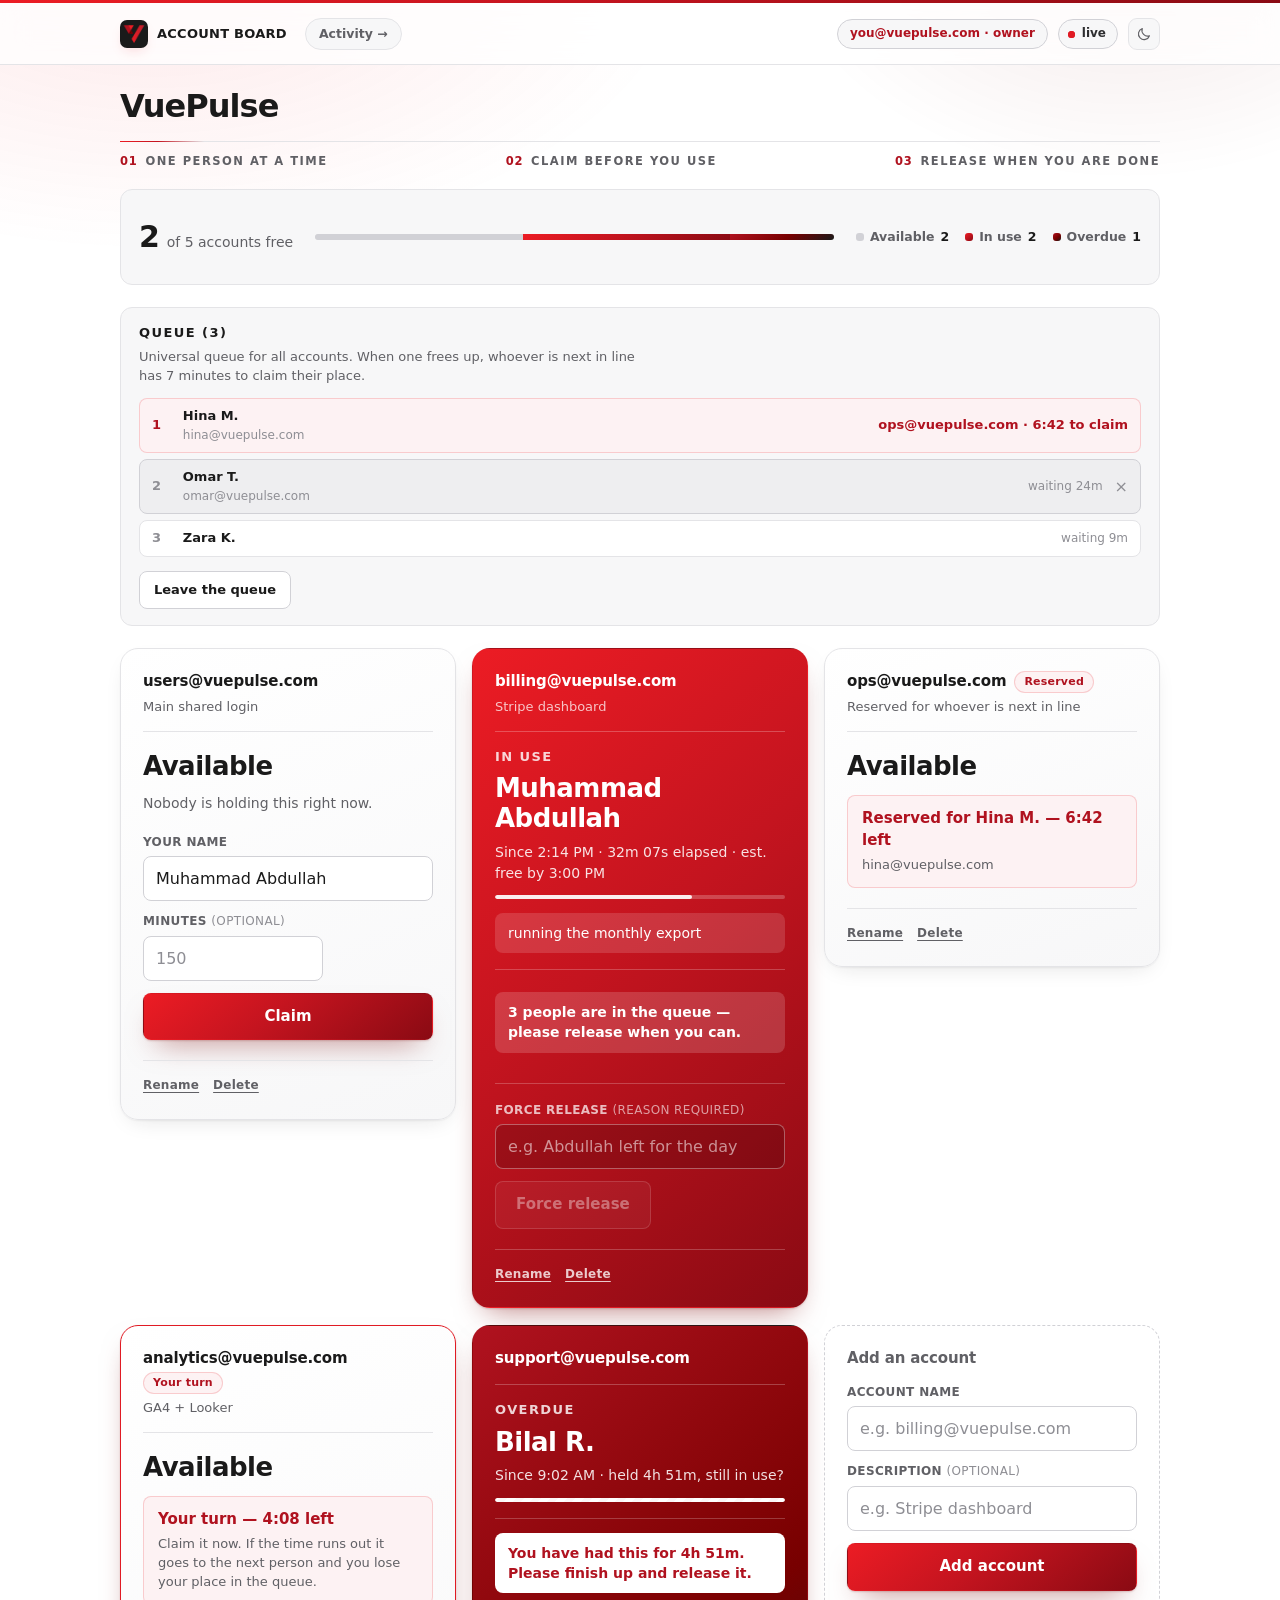
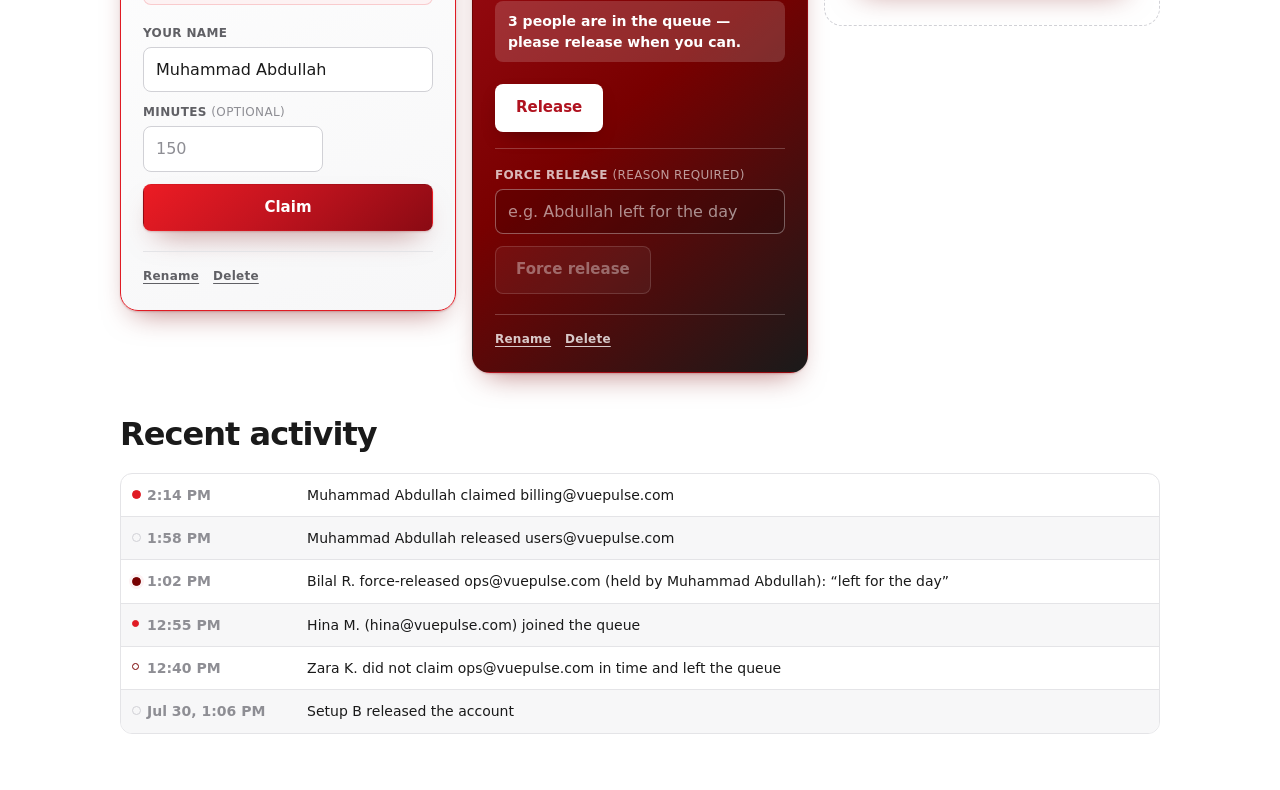
<file: preview.html>
<!doctype html>
<html lang="en">
<head>
<meta charset="utf-8">
<meta name="viewport" content="width=device-width, initial-scale=1">
<title>Board preview</title>
<meta name="color-scheme" content="light dark">
<link rel="icon" type="image/png" href="logo.png">
<script>
  try {
    var t = localStorage.getItem('account-board:theme');
    document.documentElement.dataset.theme =
      t === 'light' || t === 'dark' ? t
        : matchMedia('(prefers-color-scheme: dark)').matches ? 'dark' : 'light';
  } catch (e) {
    document.documentElement.dataset.theme = 'light';
  }
</script>
<link rel="stylesheet" href="styles.css">
</head>
<body>
<main class="shell">
  <div class="topbar">
    <div class="topbar-left">
      <div class="brand"><span class="brand-mark"></span><span class="brand-text">ACCOUNT BOARD</span></div>
      <nav class="nav"><a href="./activity.html">Activity →</a></nav>
    </div>
    <div class="topbar-right">
      <span class="who" data-admin="true">you@vuepulse.com · owner</span>
      <div class="conn" data-state="live"><span class="dot"></span><span>live</span></div>
      <button class="icon-btn" id="theme-btn" type="button" aria-label="Switch theme">
        <svg class="icon-moon" viewBox="0 0 24 24" aria-hidden="true">
          <path d="M20.2 14.6A8.5 8.5 0 0 1 9.4 3.8a8.5 8.5 0 1 0 10.8 10.8Z"/>
        </svg>
        <svg class="icon-sun" viewBox="0 0 24 24" aria-hidden="true">
          <circle cx="12" cy="12" r="4.1"/>
          <path d="M12 2.7v2.1M12 19.2v2.1M4.4 4.4l1.5 1.5M18.1 18.1l1.5 1.5M2.7 12h2.1M19.2 12h2.1M4.4 19.6l1.5-1.5M18.1 5.9l1.5-1.5"/>
        </svg>
      </button>
    </div>
  </div>
  <header class="head">
    <h1>VuePulse</h1>
    <ul class="rules" aria-label="How this board works">
      <li>One person at a time</li>
      <li>Claim before you use</li>
      <li>Release when you are done</li>
    </ul>
  </header>

  <section class="summary" data-full="false" aria-label="Board summary">
    <p class="summary-figure">
      <span class="summary-count">2</span>
      <span class="summary-of">of 5 accounts free</span>
    </p>
    <div class="meter" aria-hidden="true">
      <div class="meter-seg" data-kind="free" style="width:40%"></div>
      <div class="meter-seg" data-kind="held" style="width:40%"></div>
      <div class="meter-seg" data-kind="overdue" style="width:20%"></div>
    </div>
    <ul class="legend" aria-hidden="true">
      <li data-kind="free"><span class="swatch"></span>Available <b>2</b></li>
      <li data-kind="held"><span class="swatch"></span>In use <b>2</b></li>
      <li data-kind="overdue"><span class="swatch"></span>Overdue <b>1</b></li>
    </ul>
  </section>

  <!-- Filled from index.html's own markup by the script below, so the panel
       cannot drift from the real one either. -->
  <div id="queue-slot"></div>

  <section class="board" id="board"></section>

  <!-- Lives on activity.html now; kept here so the log line has a fixture too. -->
  <header class="head" style="margin-top:44px">
    <h1>Recent activity</h1>
  </header>
  <ul class="log" id="log-list"></ul>
</main>

<script type="module">
// Pulls the real templates out of index.html so this preview cannot drift.
const html = await (await fetch('/index.html')).text();
const doc = new DOMParser().parseFromString(html, 'text/html');
const cardTpl = doc.getElementById('card-template');
const addTpl = doc.getElementById('add-template');
const rowTpl = doc.getElementById('queue-row-template');
const board = document.getElementById('board');

/* ------------------------------------------------------------ queue panel */

// The real panel, lifted whole out of index.html and then filled by hand.
const panel = doc.getElementById('queue-panel').cloneNode(true);
panel.hidden = false;
document.getElementById('queue-slot').append(panel);

const QUEUE = [
  { name: 'Hina M.', email: 'hina@vuepulse.com', turn: 'ops@vuepulse.com · 6:42 to claim' },
  { name: 'Omar T.', email: 'omar@vuepulse.com', wait: 'waiting 24m', mine: true },
  { name: 'Zara K.', email: '', wait: 'waiting 9m' },
];

panel.querySelector('#queue-count').textContent = ` (${QUEUE.length})`;
panel.querySelector('#queue-empty').hidden = true;
panel.querySelector('#queue-leave-btn').hidden = false;
panel.querySelector('#queue-join-btn').hidden = true;

QUEUE.forEach((entry, i) => {
  const li = rowTpl.content.firstElementChild.cloneNode(true);
  const els = {};
  for (const n of li.querySelectorAll('[data-el]')) els[n.dataset.el] = n;

  els.pos.textContent = String(i + 1);
  els.name.textContent = entry.name;
  els.email.textContent = entry.email;
  els.email.hidden = !entry.email;
  els.turn.hidden = !entry.turn;
  els.turn.textContent = entry.turn || '';
  els.wait.hidden = Boolean(entry.turn);
  els.wait.textContent = entry.wait || '';
  els.remove.hidden = !entry.mine;

  li.dataset.mine = String(Boolean(entry.mine));
  li.dataset.turn = String(Boolean(entry.turn));
  panel.querySelector('#queue-list').append(li);
});

/* ----------------------------------------------------------------- cards */

const ACCOUNTS = [
  { label: 'users@vuepulse.com', desc: 'Main shared login', state: 'free' },
  { label: 'billing@vuepulse.com', desc: 'Stripe dashboard', state: 'held',
    holder: 'Muhammad Abdullah', meta: 'Since 2:14 PM · 32m 07s elapsed · est. free by 3:00 PM',
    elapsed: 68, note: 'running the monthly export',
    nudge: '3 people are in the queue — please release when you can.' },
  { label: 'ops@vuepulse.com', desc: 'Reserved for whoever is next in line',
    state: 'free', badge: 'Reserved',
    reserved: { word: 'Reserved for Hina M. — 6:42 left', sub: 'hina@vuepulse.com' } },
  { label: 'analytics@vuepulse.com', desc: 'GA4 + Looker', state: 'free',
    badge: 'Your turn', mine: true,
    reserved: {
      word: 'Your turn — 4:08 left',
      sub: 'Claim it now. If the time runs out it goes to the next person and you lose your place in the queue.',
    } },
  { label: 'support@vuepulse.com', desc: '', state: 'overdue', holder: 'Bilal R.',
    meta: 'Since 9:02 AM · held 4h 51m, still in use?', word: 'Overdue', release: true,
    elapsed: 100,
    alert: 'You have had this for 4h 51m. Please finish up and release it.',
    nudge: '3 people are in the queue — please release when you can.' },
];

for (const a of ACCOUNTS) {
  const root = cardTpl.content.firstElementChild.cloneNode(true);
  const els = {};
  for (const n of root.querySelectorAll('[data-el]')) els[n.dataset.el] = n;

  root.dataset.state = a.state;
  if (a.reserved) root.dataset.reserved = a.mine ? 'mine' : 'other';

  els.label.textContent = a.label;
  els.description.textContent = a.desc;
  els.description.hidden = !a.desc;

  els['card-badge'].hidden = !a.badge;
  els['card-badge'].textContent = a.badge || '';

  const held = a.state !== 'free';
  els['view-free'].hidden = held;
  els['view-held'].hidden = !held;

  if (held) {
    els['held-word'].textContent = a.word || 'In use';
    els.holder.textContent = a.holder;
    els['held-meta'].textContent = a.meta;
    els['held-note'].textContent = a.note || '';
    els['held-note'].hidden = !a.note;
    els['release-btn'].hidden = !a.release;
    els.timebar.hidden = typeof a.elapsed !== 'number';
    els['timebar-fill'].style.width = `${a.elapsed || 0}%`;

    els['session-alert'].hidden = !a.alert;
    els['session-alert'].textContent = a.alert || '';
    els['queue-alert'].hidden = !a.nudge;
    els['queue-alert'].textContent = a.nudge || '';
    els['card-alerts'].hidden = !a.alert && !a.nudge;
  } else {
    els.reserved.hidden = !a.reserved;
    els['free-sub'].hidden = Boolean(a.reserved);
    // Reserved for somebody else means the form is not there to click — the
    // one state where a free card offers nothing.
    els['claim-form'].hidden = Boolean(a.reserved) && !a.mine;
    if (a.reserved) {
      els['reserved-word'].textContent = a.reserved.word;
      els['reserved-sub'].textContent = a.reserved.sub;
    }
    els.name.value = 'Muhammad Abdullah';
  }

  els.admin.hidden = false;
  board.append(root);
}

board.append(addTpl.content.firstElementChild.cloneNode(true));

const LOG = [
  ['2:14 PM', 'claimed', 'Muhammad Abdullah claimed billing@vuepulse.com'],
  ['1:58 PM', 'released', 'Muhammad Abdullah released users@vuepulse.com'],
  ['1:02 PM', 'force-released', 'Bilal R. force-released ops@vuepulse.com (held by Muhammad Abdullah): “left for the day”'],
  ['12:55 PM', 'joined-queue', 'Hina M. (hina@vuepulse.com) joined the queue'],
  ['12:40 PM', 'queue-timeout', 'Zara K. did not claim ops@vuepulse.com in time and left the queue'],
  ['Jul 30, 1:06 PM', 'released', 'Setup B released the account'],
];
for (const [time, action, text] of LOG) {
  const li = document.createElement('li');
  li.dataset.action = action;
  const t = document.createElement('span');
  t.className = 'log-time';
  t.textContent = time;
  const b = document.createElement('span');
  b.className = 'log-text';
  b.textContent = text;
  li.append(t, b);
  document.getElementById('log-list').append(li);
}

// The toggle is real here too, so the preview is the thing you check both
// themes in rather than a light-only copy of the board.
const { initTheme } = await import('./theme.js');
const { initCardFx } = await import('./cardfx.js');
initTheme();
initCardFx();
</script>
</body>
</html>
</file>
<file: styles.css>
/* Account Board — red / black / white, in two themes.

   This reverses v1's "flat, no gradients, green = free" rule on purpose; the
   reasoning is in plan.md §2.1. Red is now both the brand accent and the
   in-use colour, so available reads as the absence of red rather than green.

   The v1 rule that did not change: colour is never the only signal. Every
   state also says what it is in words, so the board survives grayscale and
   colourblindness. Gradients stay on surfaces — text always sits on flat
   colour, never on a gradient mid-stop, so contrast stays checkable.

   Layout below is split in two on purpose. The hues sampled from the logo are
   constants and never move; everything a theme is allowed to change is a
   surface or an ink. Adding a third theme means filling in that second list
   and nothing else. */

/* ---------- the logo's own colours, sampled rather than picked ---------- */

/* logo.png is #EC1C24 falling to #B0121F with a #780000 shadow, on a #1A1A1A
   ground. These five values are the whole palette; the greys elsewhere are
   neutral for the same reason — a blue tint reads as off-brand next to the
   real black. */
:root {
  --red-500: #ec1c24;
  --red-600: #e01b24;  /* white text on this is 4.8:1 */
  --red-700: #c4141f;
  --red-800: #b0121f;  /* white text on this is 7.1:1 */
  --red-900: #8a0a13;
  --red-950: #780000;  /* the darkest note in the mark */
  --logo-black: #1a1a1a;

  /* Held and overdue cards are the same red surface in both themes: they are
     lit panels rather than page background, so they do not follow the theme. */
  --grad-red:  linear-gradient(140deg, #ec1c24 0%, #c4141f 45%, #8a0a13 100%);
  --grad-over: linear-gradient(140deg, #b0121f 0%, #780000 55%, #1a1a1a 100%);

  --r-sm: 8px;
  --r:    12px;
  --r-lg: 18px;

  --w: 1080px;

  /* One easing for everything that moves, so the whole page decelerates the
     same way. */
  --ease: cubic-bezier(0.2, 0.7, 0.3, 1);

  /* ---------- the pointer ---------- */

  /* A real `cursor:` rather than a div chasing the mouse. A follower is one
     frame behind the thing it is pretending to be, forever, and the only way to
     hide that is `cursor: none` — a bad trade for a shine.

     This is the second attempt. The first was a red arrow with a fat black
     outline and a white gloss down the middle, which is how a sticker is drawn,
     not how metal looks. Three things were wrong with it and are fixed here:

       * The body is not brand-coloured. Metal is grey; it borrows its colour
         from what is around it. Red belongs on the object as a reflection, not
         as the material.
       * The banding is narrow and repeated — light, dark, light, dark, across a
         range of about forty per cent luminance. Real brushed steel has many
         small tonal turns. One broad white streak reads as plastic.
       * The outline is thinner, and the specular is a hairline rather than a
         highlight. Contrast that high at this size is a cartoon.

     The brand is at the tip and nowhere else. A red line drawn down the body
     reads as a decal — a stripe someone stuck on — and at 32px it is invisible
     anyway. A glow bleeding out of the point reads as heat in the metal, and it
     survives the size, because the tip is the part of a cursor anyone actually
     looks at. The cool specular on the vertical face is what keeps it from
     going flat: warm at the point, cool along the edge.

     32px is a ceiling, not a choice: several browsers silently ignore a cursor
     image larger than that and hand back the system arrow. Each value also ends
     in a keyword, so anything that cannot decode an SVG cursor still gets a
     working pointer rather than none. */

  --cursor-arrow:
    url("data:image/svg+xml,<svg xmlns='http://www.w3.org/2000/svg' width='32' height='32' viewBox='0 0 32 32'><defs><linearGradient id='s' x1='.14' y1='0' x2='.82' y2='1'><stop offset='0' stop-color='%23585d65'/><stop offset='.16' stop-color='%232b2f35'/><stop offset='.34' stop-color='%23464b53'/><stop offset='.52' stop-color='%231f2227'/><stop offset='.73' stop-color='%233a3f46'/><stop offset='1' stop-color='%23131518'/></linearGradient><radialGradient id='h'><stop offset='0' stop-color='%23ff2b33' stop-opacity='.82'/><stop offset='.5' stop-color='%23e01b24' stop-opacity='.3'/><stop offset='1' stop-color='%23e01b24' stop-opacity='0'/></radialGradient><clipPath id='c'><path d='M3 2.6 3 24.4 8.3 19.6 11.9 27.7 16.3 25.7 12.7 17.8 19.8 17.2Z'/></clipPath></defs><path d='M3 2.6 3 24.4 8.3 19.6 11.9 27.7 16.3 25.7 12.7 17.8 19.8 17.2Z' fill='%23000' fill-opacity='.28' transform='translate(1 1.2)'/><path d='M3 2.6 3 24.4 8.3 19.6 11.9 27.7 16.3 25.7 12.7 17.8 19.8 17.2Z' fill='url(%23s)' stroke='%230b0c0e' stroke-width='1.3' stroke-linejoin='round'/><g clip-path='url(%23c)'><circle cx='4.8' cy='5.2' r='8.5' fill='url(%23h)'/></g><path d='M4.7 6.4 4.7 21.1' stroke='%23d4dae1' stroke-opacity='.6' stroke-width='.9' stroke-linecap='round'/></svg>") 3 3, auto;

  /* The same metal under more light. A pointer that does not change over a
     button has taken the hand cursor away and given nothing back — but the
     change is a brighter reflection, not a different object. */
  --cursor-arrow-hot:
    url("data:image/svg+xml,<svg xmlns='http://www.w3.org/2000/svg' width='32' height='32' viewBox='0 0 32 32'><defs><linearGradient id='s' x1='.14' y1='0' x2='.82' y2='1'><stop offset='0' stop-color='%237c838d'/><stop offset='.16' stop-color='%233b4048'/><stop offset='.34' stop-color='%23626a75'/><stop offset='.52' stop-color='%232c3037'/><stop offset='.73' stop-color='%234e555e'/><stop offset='1' stop-color='%231c1f23'/></linearGradient><radialGradient id='h'><stop offset='0' stop-color='%23ff4149' stop-opacity='.95'/><stop offset='.5' stop-color='%23ec1c24' stop-opacity='.45'/><stop offset='1' stop-color='%23ec1c24' stop-opacity='0'/></radialGradient><clipPath id='c'><path d='M3 2.6 3 24.4 8.3 19.6 11.9 27.7 16.3 25.7 12.7 17.8 19.8 17.2Z'/></clipPath></defs><path d='M3 2.6 3 24.4 8.3 19.6 11.9 27.7 16.3 25.7 12.7 17.8 19.8 17.2Z' fill='%23000' fill-opacity='.28' transform='translate(1 1.2)'/><path d='M3 2.6 3 24.4 8.3 19.6 11.9 27.7 16.3 25.7 12.7 17.8 19.8 17.2Z' fill='url(%23s)' stroke='%230b0c0e' stroke-width='1.3' stroke-linejoin='round'/><g clip-path='url(%23c)'><circle cx='5' cy='5.4' r='11' fill='url(%23h)'/></g><path d='M4.7 6.4 4.7 21.1' stroke='%23eef2f6' stroke-opacity='.82' stroke-width='.95' stroke-linecap='round'/></svg>") 3 3, pointer;

  --cursor:     var(--cursor-arrow);
  --cursor-hot: var(--cursor-arrow-hot);
}

/* ---------- light ---------- */

:root,
:root[data-theme="light"] {
  color-scheme: light;

  /* ink — the logo's black, thinning out */
  --ink:        #1a1a1a;
  --ink-2:      #2e2e30;
  --ink-soft:   #606065;
  --ink-faint:  #8e8e94;

  /* paper */
  --paper:      #ffffff;
  --paper-2:    #f7f7f8;
  --paper-3:    #eeeef0;
  --line:       #e4e4e7;
  --line-2:     #d1d1d6;

  /* the topbar's blur sits on this rather than on --paper, so what scrolls
     under it stays faintly visible */
  --paper-veil: rgba(255, 255, 255, 0.78);

  --field:      #ffffff;
  --red-ink:    #b0121f;  /* red text on paper */
  --red-wash:   #fdf2f3;
  --red-ring:   rgba(224, 27, 36, 0.18);

  --grad-free:  linear-gradient(160deg, #ffffff 0%, #f7f7f8 100%);
  --shadow:     0 1px 2px rgba(26, 26, 26, 0.05), 0 8px 24px -12px rgba(26, 26, 26, 0.18);
  --shadow-up:  0 2px 4px rgba(26, 26, 26, 0.06), 0 18px 38px -18px rgba(26, 26, 26, 0.30);
  --shadow-red: 0 1px 2px rgba(120, 0, 0, 0.20), 0 14px 30px -14px rgba(120, 0, 0, 0.55);

  --skel:    #eeeef0;
  --skel-hi: #f9f9fa;

  --card-red-edge: transparent;

  /* Paper cannot be lit any brighter, so it takes colour instead. */
  --fx-glare: radial-gradient(farthest-corner circle at var(--fx-mx, 50%) var(--fx-my, 50%),
    rgba(236, 28, 36, 0.55) 5%,
    rgba(236, 28, 36, 0.20) 26%,
    rgba(236, 28, 36, 0) 66%);
  --fx-glare-blend: normal;
  --fx-glare-max: 0.26;

  /* soft-light darkens white, so the same sheen that reads as satin on a dark
     card turns a white one grey. A seventh of it is all paper can take. */
  --fx-sheen-max: 0.07;

  /* how strongly the header's brand glow shows through */
  --glow: 0.10;
}

/* ---------- dark ---------- */

/* The mark already carries a #1a1a1a ground, so dark is the theme the logo was
   drawn for — the tile stops being a light square on a dark bar and simply
   becomes part of it. The page black is pushed a shade below the logo's so the
   cards, which sit at the logo's black, read as raised off it. */
@media (prefers-color-scheme: dark) {
  :root:not([data-theme="light"]) {
    color-scheme: dark;

    --ink:        #f4f4f5;
    --ink-2:      #dcdce0;
    --ink-soft:   #a1a1aa;
    --ink-faint:  #78787f;

    --paper:      #0e0e0f;
    --paper-2:    #17171a;
    --paper-3:    #212126;
    --line:       #2a2a2f;
    --line-2:     #3c3c43;

    --paper-veil: rgba(14, 14, 15, 0.72);

    --field:      #09090a;
    --red-ink:    #ff5f66;  /* #b0121f is unreadable here; this is 5.6:1 on --paper */
    --red-wash:   #1e1113;
    --red-ring:   rgba(236, 28, 36, 0.35);

    --grad-free:  linear-gradient(160deg, #1c1c1f 0%, #141416 100%);
    --shadow:     0 1px 2px rgba(0, 0, 0, 0.5), 0 8px 24px -12px rgba(0, 0, 0, 0.8);
    --shadow-up:  0 2px 6px rgba(0, 0, 0, 0.55), 0 20px 40px -18px rgba(0, 0, 0, 0.9);
    --shadow-red: 0 1px 2px rgba(0, 0, 0, 0.45), 0 16px 34px -14px rgba(180, 10, 25, 0.55);

    --skel:    #1d1d21;
    --skel-hi: #2a2a31;

    --card-red-edge: rgba(255, 255, 255, 0.09);

    /* A dark surface has headroom, so this is the original's white specular. */
    --fx-glare: radial-gradient(farthest-corner circle at var(--fx-mx, 50%) var(--fx-my, 50%),
      rgba(255, 255, 255, 0.8) 8%,
      rgba(255, 255, 255, 0.55) 22%,
      rgba(255, 255, 255, 0) 68%);
    --fx-glare-blend: soft-light;
    --fx-glare-max: 0.38;
    --fx-sheen-max: 0.16;

    --glow: 0.22;
  }
}

/* The explicit choice, which has to beat the media query above. Duplicated
   rather than shared because a media query cannot be `or`-ed with an attribute
   selector in plain CSS, and a preprocessor is not worth adding for one block. */
:root[data-theme="dark"] {
  color-scheme: dark;

  --ink:        #f4f4f5;
  --ink-2:      #dcdce0;
  --ink-soft:   #a1a1aa;
  --ink-faint:  #78787f;

  --paper:      #0e0e0f;
  --paper-2:    #17171a;
  --paper-3:    #212126;
  --line:       #2a2a2f;
  --line-2:     #3c3c43;

  --paper-veil: rgba(14, 14, 15, 0.72);

  --field:      #09090a;
  --red-ink:    #ff5f66;
  --red-wash:   #1e1113;
  --red-ring:   rgba(236, 28, 36, 0.35);

  --grad-free:  linear-gradient(160deg, #1c1c1f 0%, #141416 100%);
  --shadow:     0 1px 2px rgba(0, 0, 0, 0.5), 0 8px 24px -12px rgba(0, 0, 0, 0.8);
  --shadow-up:  0 2px 6px rgba(0, 0, 0, 0.55), 0 20px 40px -18px rgba(0, 0, 0, 0.9);
  --shadow-red: 0 1px 2px rgba(0, 0, 0, 0.45), 0 16px 34px -14px rgba(180, 10, 25, 0.55);

  --skel:    #1d1d21;
  --skel-hi: #2a2a31;

  --card-red-edge: rgba(255, 255, 255, 0.09);

  /* A dark surface has headroom, so this is the original's white specular. */
  --fx-glare: radial-gradient(farthest-corner circle at var(--fx-mx, 50%) var(--fx-my, 50%),
    rgba(255, 255, 255, 0.8) 8%,
    rgba(255, 255, 255, 0.55) 22%,
    rgba(255, 255, 255, 0) 68%);
  --fx-glare-blend: soft-light;
  --fx-glare-max: 0.38;
  --fx-sheen-max: 0.16;

  --glow: 0.22;
}

* { box-sizing: border-box; }

/* Several things below set `display`, which beats the browser's default
   `[hidden] { display: none }`. The pages' inline blocks say this too, but a
   stylesheet that only works next to those blocks is a trap for whoever edits
   it next — so it is stated here as well. */
[hidden] { display: none !important; }

body {
  margin: 0;
  font-family: system-ui, -apple-system, "Segoe UI", Roboto, Helvetica, Arial, sans-serif;
  font-size: 16px;
  line-height: 1.45;
  background: var(--paper);
  color: var(--ink);
  -webkit-font-smoothing: antialiased;
  cursor: var(--cursor);
}

/* Anchors have no explicit cursor of their own anywhere in this file — they
   take the hand from the browser, and the browser's hand is not this one. */
a { cursor: var(--cursor-hot); }

/* An I-beam is not decoration. It is the only thing on screen that says where
   the caret will land, and a field you cannot aim at is worse than a field with
   a boring pointer. Inherited from body without this, since the mark is set
   there and nothing in the UA sheet outranks it. */
input, textarea { cursor: text; }

/* A single hairline of brand across the very top. Cheap, and it makes the
   page feel deliberate before anything has loaded. */
body::before {
  content: "";
  position: fixed;
  inset: 0 0 auto;
  height: 3px;
  background: var(--grad-red);
  z-index: 20;
}

/* One wash of brand behind the masthead. It is the only decoration on the
   page, it is behind everything, and in light mode it is barely there — its
   whole job is to stop the top of the page reading as an empty white sheet.
   Fixed rather than absolute so it does not lengthen the document. */
body::after {
  content: "";
  position: fixed;
  inset: 0 0 auto;
  height: 420px;
  pointer-events: none;
  z-index: -1;
  background:
    radial-gradient(60% 100% at 12% -10%, rgba(236, 28, 36, var(--glow)) 0%, transparent 70%),
    radial-gradient(40% 90% at 88% -20%, rgba(120, 0, 0, var(--glow)) 0%, transparent 70%);
}

/* ---------- the background lattice ---------- */

/* grid.js appends this and draws into it; nothing else in the page touches it.
   Behind the brand wash above rather than in front, so the red glow still reads
   as the top of the page instead of as a bright patch of grid.

   Fixed and pointer-events:none for the same reasons the ripple is: a full-page
   element that could take a click would swallow every button under it, and one
   that could grow the document would put a scrollbar on a page that fits.

   The attribute width/height are set in device pixels for sharpness on a retina
   screen; these two lines are what map that back down to one viewport. */
.grid-bg {
  position: fixed;
  inset: 0;
  z-index: -2;
  width: 100%;
  height: 100%;
  pointer-events: none;
}

.shell {
  max-width: var(--w);
  margin: 0 auto;
  padding: 28px 20px 56px;
}

/* ---------- top bar ---------- */

/* Sticky, because the connection pill is the one thing on this page that is
   worth knowing at any scroll position — a stale board that looks live is the
   failure this whole indicator exists to prevent.

   The negative margins pull it out to the shell's padding edges; the veil
   behind it goes further still, out past the viewport, because a blurred band
   that stops at the 1080px column reads as a floating rectangle rather than as
   the top of the page. */
.topbar {
  position: sticky;
  top: 0;
  z-index: 8;
  display: flex;
  flex-wrap: wrap;
  align-items: center;
  justify-content: space-between;
  gap: 12px;
  margin: -28px -20px 24px;
  padding: 18px 20px 15px;
}

.topbar::before {
  content: "";
  position: absolute;
  inset: 0 -50vw;  /* wider than any viewport; the clip below eats the overflow */
  z-index: -1;
  background: var(--paper-veil);
  backdrop-filter: blur(14px) saturate(160%);
  -webkit-backdrop-filter: blur(14px) saturate(160%);
  border-bottom: 1px solid var(--line);
}

/* The veil above deliberately overhangs the viewport, so something has to eat
   the overhang or the page gains a sideways scroll.

   `clip` rather than `hidden`: `hidden` would turn these into scroll
   containers, and the bar above would stop sticking. Both elements are needed
   — <html> stops its own overflow from propagating to the viewport, and it is
   <body>'s box, exactly one viewport wide, that does the actual clipping. */
html, body { overflow-x: clip; }

/* Safari only learned `overflow: clip` in 16. Without it the overhang above is
   a real sideways scroll, so on anything older the veil goes back to the width
   of the column — narrower than intended, but nothing is broken. */
@supports not (overflow: clip) {
  .topbar::before { inset: 0; }
}

/* Without a blur to hide behind, a translucent bar just makes the text under
   it unreadable. */
@supports not ((backdrop-filter: blur(1px)) or (-webkit-backdrop-filter: blur(1px))) {
  .topbar::before { background: var(--paper); }
}

.topbar-left {
  display: flex;
  align-items: center;
  gap: 18px;
  min-width: 0;
}

.brand {
  display: flex;
  align-items: center;
  gap: 9px;
  flex: none;
  font-size: 13px;
  font-weight: 700;
  letter-spacing: 0.02em;
  white-space: nowrap;
}

/* Three small pages pointing at each other. Shaped like a button rather than
   an inline text link, so "how do I get back" has an obvious answer instead
   of relying on someone noticing plain text in the corner. */
.nav { display: flex; align-items: center; gap: 6px; }

.nav a {
  display: inline-flex;
  align-items: center;
  font-size: 12.5px;
  font-weight: 650;
  color: var(--ink-soft);
  text-decoration: none;
  white-space: nowrap;
  padding: 6px 13px;
  border: 1px solid var(--line);
  border-radius: 999px;
  background: var(--paper-2);
  transition: color 140ms var(--ease), border-color 140ms var(--ease),
              background 140ms var(--ease), transform 140ms var(--ease);
}

.nav a:hover {
  color: var(--red-ink);
  border-color: var(--line-2);
  background: var(--paper-3);
  transform: translateY(-1px);
}

.nav a:active { transform: translateY(0); }

.nav a:focus-visible {
  outline: 2px solid var(--ink);
  outline-offset: 2px;
}

/* The mark itself rather than a red square. logo.png is square and carries its
   own dark ground, so it fills the tile — big enough to read as a V next to
   13px type, which 22px was not. */
.brand-mark {
  width: 28px;
  height: 28px;
  flex: none;
  border-radius: 7px;
  background: var(--logo-black) url("logo.png") center / cover no-repeat;
  box-shadow: 0 0 0 1px rgba(255, 255, 255, 0.06), 0 6px 16px -10px rgba(224, 27, 36, 0.9);
  transition: transform 220ms var(--ease), box-shadow 220ms var(--ease);
}

.brand:hover .brand-mark {
  transform: translateY(-1px) scale(1.04);
  box-shadow: 0 0 0 1px rgba(255, 255, 255, 0.08), 0 10px 22px -10px rgba(224, 27, 36, 1);
}

.topbar-right {
  display: flex;
  align-items: center;
  gap: 10px;
  min-width: 0;
}

/* Who Cloudflare Access says you are. Proof the gate is working, and the only
   place the owner's extra powers are announced.
   Same pill chrome as .conn next to it, so the two read as one matched status
   cluster rather than a bare string sitting next to a shaped chip. */
.who {
  padding: 5px 12px;
  border: 1px solid var(--line);
  border-radius: 999px;
  background: var(--paper-2);
  font-size: 12px;
  font-weight: 600;
  color: var(--ink-faint);
  white-space: nowrap;
  overflow: hidden;
  text-overflow: ellipsis;
  max-width: 34ch;
  min-width: 0; /* without this a flex item refuses to shrink below its text */
  transition: color 200ms var(--ease), border-color 200ms var(--ease);
}

.who[data-admin="true"] { color: var(--red-ink); border-color: var(--line-2); }

/* ---------- theme toggle ---------- */

/* Two icons stacked in one button, swapped by the theme rather than by a
   click handler — so the button is right even when the theme came from the
   operating system and nobody has clicked anything. */
.icon-btn {
  display: grid;
  place-items: center;
  flex: none;
  width: 32px;
  height: 32px;
  padding: 0;
  border: 1px solid var(--line);
  border-radius: 9px;
  background: var(--paper-2);
  color: var(--ink-soft);
  cursor: var(--cursor-hot);
  transition: color 140ms var(--ease), border-color 140ms var(--ease),
              background 140ms var(--ease), transform 140ms var(--ease);
}

.icon-btn:hover {
  color: var(--red-ink);
  border-color: var(--line-2);
  transform: translateY(-1px);
}

.icon-btn:active { transform: translateY(0); }

.icon-btn:focus-visible {
  outline: 2px solid var(--ink);
  outline-offset: 2px;
}

.icon-btn svg {
  width: 16px;
  height: 16px;
  grid-area: 1 / 1;
  stroke: currentColor;
  fill: none;
  stroke-width: 1.7;
  stroke-linecap: round;
  stroke-linejoin: round;
  transition: opacity 200ms var(--ease), transform 300ms var(--ease);
}

/* The icon names the theme you would get by pressing it, not the one you are
   in — a moon on a dark page reads as "you are in the dark theme" to about
   half of people and as "press for dark" to the other half, and only one of
   those is actionable. */
.icon-moon { opacity: 1;  transform: rotate(0); }
.icon-sun  { opacity: 0;  transform: rotate(-90deg); }

@media (prefers-color-scheme: dark) {
  :root:not([data-theme="light"]) .icon-moon { opacity: 0; transform: rotate(90deg); }
  :root:not([data-theme="light"]) .icon-sun  { opacity: 1; transform: rotate(0); }
}

:root[data-theme="dark"] .icon-moon { opacity: 0; transform: rotate(90deg); }
:root[data-theme="dark"] .icon-sun  { opacity: 1; transform: rotate(0); }

:root[data-theme="light"] .icon-moon { opacity: 1; transform: rotate(0); }
:root[data-theme="light"] .icon-sun  { opacity: 0; transform: rotate(-90deg); }

/* ---------- connection indicator ---------- */

.conn {
  display: flex;
  align-items: center;
  gap: 7px;
  flex: none;
  padding: 5px 11px 5px 9px;
  border: 1px solid var(--line);
  border-radius: 999px;
  background: var(--paper-2);
  font-size: 12px;
  font-weight: 600;
  color: var(--ink-soft);
  white-space: nowrap;
  transition: color 200ms var(--ease), border-color 200ms var(--ease);
}

.conn .dot {
  position: relative;
  width: 7px;
  height: 7px;
  border-radius: 50%;
  background: var(--ink-faint);
  transition: background 200ms var(--ease);
}

.conn[data-state="live"] .dot     { background: var(--red-600); }
.conn[data-state="live"]          { color: var(--ink-2); border-color: var(--line-2); }
.conn[data-state="offline"] .dot  { background: var(--ink); }
.conn[data-state="offline"]       { color: var(--ink); border-color: var(--ink-2); }

/* A heartbeat, so "live" is something the page keeps proving rather than
   something it claimed once on load. Only on the live state — a pulsing dot
   next to "reconnecting…" would be a lie told twice. */
.conn[data-state="live"] .dot::after {
  content: "";
  position: absolute;
  inset: 0;
  border-radius: 50%;
  background: var(--red-600);
  animation: ping 2.4s var(--ease) infinite;
}

@keyframes ping {
  0%        { transform: scale(1);   opacity: 0.55; }
  70%, 100% { transform: scale(3.2); opacity: 0; }
}

/* Connecting is genuinely in progress, so it gets the other kind of motion. */
.conn[data-state="connecting"] .dot { animation: breathe 1.6s ease-in-out infinite; }

@keyframes breathe {
  0%, 100% { opacity: 0.35; }
  50%      { opacity: 1; }
}

/* ---------- page header ---------- */

.head { margin-bottom: 20px; }

h1 {
  margin: 0;
  font-size: 32px;
  line-height: 1.12;
  font-weight: 750;
  letter-spacing: -0.03em;
  overflow-wrap: anywhere;
}

/* Prose under a title. The board's masthead uses .rules instead — this is for
   pages whose subtitle is a real sentence, like the activity log's. */
.sub {
  margin: 8px 0 0;
  font-size: 14px;
  color: var(--ink-soft);
  max-width: 46ch;
}

/* ---------- the masthead rule line ---------- */

/* The board runs on three rules, and they used to be one sentence of prose
   sitting in the wordmark's shadow — read once on the first visit and skipped
   forever after. As three tracked beats spread along a hairline they stop
   being a paragraph and become the page's masthead rule: the same uppercase
   label voice as the card states and the field labels, at a width that fills
   the row the short wordmark leaves empty.

   Spread rather than left-packed, so the line ends where the summary strip
   below it ends and the two read as one edge. */
.rules {
  position: relative;
  display: flex;
  flex-wrap: wrap;
  justify-content: space-between;
  gap: 8px 28px;
  margin: 16px 0 0;
  padding: 12px 0 0;  /* the 0 also drops the list's default 40px indent */
  list-style: none;
  counter-reset: rule;
  font-size: 11.5px;
  font-weight: 650;
  line-height: 1.4;
  letter-spacing: 0.13em;
  text-transform: uppercase;
  color: var(--ink-soft);
}

/* Spread across a 1080px column, three unnumbered fragments read as three
   columns of a table that lost its header. The numerals are what make the
   distance deliberate: they say sequence, which is what the three rules are.
   Red, because they are the only thing on this line that is not text. */
/* Staggered on the same curve as the cards, so the header arrives as part of
   the same sequence rather than ahead of it. */
.rules li {
  display: flex;
  align-items: baseline;
  gap: 8px;
  animation: ruleIn 460ms var(--ease) both;
}

.rules li:nth-child(1) { animation-delay: 90ms; }
.rules li:nth-child(2) { animation-delay: 170ms; }
.rules li:nth-child(3) { animation-delay: 250ms; }

@keyframes ruleIn {
  from { opacity: 0; transform: translateY(6px); }
  to   { opacity: 1; transform: none; }
}

.rules li::before {
  counter-increment: rule;
  content: counter(rule, decimal-leading-zero);
  color: var(--red-ink);
  font-variant-numeric: tabular-nums;
  letter-spacing: 0.06em;
}

/* The hairline the beats hang from. */
.rules::before {
  content: "";
  position: absolute;
  inset: 0 0 auto;
  height: 1px;
  background: var(--line);
}

/* One brand segment drawn over the hairline's left end, echoing the 3px of red
   pinned across the very top of the page. It draws itself in on load, which is
   the only motion this line has that the beats do not.

   Its own gradient rather than --grad-red: that one runs at 140°, which in a
   box one pixel tall samples a single dark slice of itself and disappears
   against the dark theme. This one runs along the segment and dies out at the
   far end, so the red reads as bleeding into the hairline rather than as a
   dash sitting on top of it. */
.rules::after {
  content: "";
  position: absolute;
  top: 0;
  left: 0;
  height: 1px;
  /* Stated here as well as in the keyframes, because the reduced-motion block
     at the foot of this file switches every animation off — and a segment that
     only ever gets its width from a keyframe would vanish with it. */
  width: 84px;
  background: linear-gradient(90deg, var(--red-500) 0%, var(--red-700) 45%, transparent 100%);
  animation: ruleDraw 700ms var(--ease) both;
}

@keyframes ruleDraw {
  from { width: 0; }
  to   { width: 84px; }
}

/* ---------- summary strip ---------- */

/* The board answers "is this one free?" a card at a time. This answers "is
   anything free?" before you have read a single card, which is the question
   people actually walk up to it with. Hidden entirely below two accounts,
   where the cards already are the summary. */
.summary {
  display: flex;
  flex-wrap: wrap;
  align-items: center;
  gap: 14px 22px;
  margin-bottom: 22px;
  padding: 16px 18px;
  border: 1px solid var(--line);
  border-radius: var(--r);
  background: var(--paper-2);
}

.summary-figure {
  display: flex;
  align-items: baseline;
  gap: 8px;
  flex: none;
}

.summary-count {
  font-size: 30px;
  line-height: 1;
  font-weight: 750;
  letter-spacing: -0.04em;
  font-variant-numeric: tabular-nums;
}

/* Nothing free is the one state worth colouring, and it is the same red that
   means "in use" everywhere else on the page. */
.summary[data-full="true"] .summary-count { color: var(--red-ink); }

.summary-of {
  font-size: 14px;
  color: var(--ink-soft);
}

.meter {
  display: flex;
  flex: 1 1 220px;
  min-width: 160px;
  height: 6px;
  border-radius: 999px;
  overflow: hidden;
  background: var(--paper-3);
}

/* Widths are set from app.js as percentages; the transition is what makes a
   release read as movement instead of a redraw. */
.meter-seg {
  min-width: 0;
  transition: width 480ms var(--ease);
}

.meter-seg[data-kind="free"]    { background: var(--line-2); }
.meter-seg[data-kind="held"]    { background: var(--grad-red); }
.meter-seg[data-kind="overdue"] { background: var(--grad-over); }

.legend {
  display: flex;
  flex-wrap: wrap;
  gap: 4px 16px;
  margin: 0;
  padding: 0;
  list-style: none;
  flex: none;
  font-size: 12.5px;
  font-weight: 600;
  color: var(--ink-soft);
}

.legend li {
  display: inline-flex;
  align-items: center;
  gap: 6px;
  white-space: nowrap;
}

.legend .swatch {
  width: 8px;
  height: 8px;
  border-radius: 3px;
  flex: none;
}

.legend [data-kind="free"] .swatch    { background: var(--line-2); }
.legend [data-kind="held"] .swatch    { background: var(--grad-red); }
.legend [data-kind="overdue"] .swatch { background: var(--grad-over); }

.legend b {
  color: var(--ink);
  font-variant-numeric: tabular-nums;
}

/* ---------- setup / error banner ---------- */

.banner {
  border: 1px solid var(--line-2);
  border-left: 4px solid var(--red-600);
  background: var(--red-wash);
  color: var(--ink);
  border-radius: var(--r-sm);
  padding: 13px 15px;
  margin-bottom: 18px;
  font-size: 14px;
}

.banner strong { display: block; margin-bottom: 3px; color: var(--red-ink); }
.banner p { margin: 0; overflow-wrap: anywhere; }

/* ---------- the board ---------- */

/* auto-fill rather than auto-fit: with one account a lone card should stay
   card-width, not stretch across the whole page like a banner. */
/* min(310px, 100%) rather than a bare 310px: below ~340px the track would
   otherwise stay 310px wide inside a narrower container and push the whole
   page into a horizontal scroll. */
.board {
  display: grid;
  grid-template-columns: repeat(auto-fill, minmax(min(310px, 100%), 1fr));
  gap: 16px;
  align-items: start;
}

.board-empty {
  margin: 18px 2px 0;
  font-size: 14px;
  color: var(--ink-faint);
}

/* ---------- status card ---------- */

.card {
  position: relative;
  overflow: hidden;
  display: flex;
  flex-direction: column;
  border: 1px solid var(--line);
  border-radius: var(--r-lg);
  padding: 22px;
  background: var(--grad-free);
  box-shadow: var(--shadow);
  transform: perspective(760px)
             rotateX(var(--fx-rx, 0deg))
             rotateY(var(--fx-ry, 0deg))
             translateY(var(--fx-lift, 0px));
  transition: opacity 140ms linear,
              transform var(--fx-tilt-ms, 260ms) var(--ease),
              box-shadow 260ms var(--ease),
              border-color 260ms var(--ease),
              --fx-start 900ms cubic-bezier(0.16, 1, 0.3, 1);
}

/* A card full of form fields must not move while somebody is aiming at one of
   them. The moment focus lands inside, the tilt goes flat and stays flat —
   everything else about the effect keeps working. */
.card:focus-within {
  --fx-rx: 0deg;
  --fx-ry: 0deg;
}

/* Only where a pointer can actually hover: on a phone this rule would fire on
   tap and leave the card stuck in its raised state. */
@media (hover: hover) {
  .card:hover {
    --fx-lift: -3px;
    box-shadow: var(--shadow-up);
  }

  .card[data-state="held"]:hover,
  .card[data-state="overdue"]:hover { box-shadow: var(--shadow-red), var(--shadow-up); }
}

/* The card slides in once, when it is first appended. app.js staggers them by
   setting --i, so a board of five arrives as a sequence rather than a jump. */
.card-enter {
  animation: cardIn 420ms var(--ease) both;
  animation-delay: calc(var(--i, 0) * 55ms);
}

@keyframes cardIn {
  from { opacity: 0; transform: translateY(10px) scale(0.985); }
  to   { opacity: 1; transform: none; }
}

/* An account changing hands is the only event this page exists to report, and
   it can happen while you are looking somewhere else on the board. The ring
   catches the eye without moving anything. */
.card-changed::after {
  content: "";
  position: absolute;
  inset: 0;
  border-radius: inherit;
  pointer-events: none;
  animation: changed 900ms var(--ease) both;
}

@keyframes changed {
  from { box-shadow: inset 0 0 0 2px var(--red-600); opacity: 1; }
  to   { box-shadow: inset 0 0 0 2px var(--red-600); opacity: 0; }
}

.card-head {
  display: flex;
  align-items: center;
  flex-wrap: wrap;
  column-gap: 8px;
  row-gap: 2px;
  padding-bottom: 14px;
  margin-bottom: 16px;
  border-bottom: 1px solid var(--line);
}

.card[data-state="held"] .card-head,
.card[data-state="overdue"] .card-head { border-bottom-color: rgba(255, 255, 255, 0.24); }

.card-label {
  margin: 0;
  font-size: 15px;
  font-weight: 700;
  letter-spacing: -0.01em;
  overflow-wrap: anywhere;
}

/* Visible at a glance without reading the card — the one thing worth knowing
   before you even reach the state word. It only ever says "Reserved" or "Your
   turn" now; who is waiting moved to the board's own queue panel, because with
   one queue for the whole board that is not a per-card fact. */
.card-badge {
  display: inline-flex;
  align-items: center;
  padding: 2px 9px;
  border-radius: 999px;
  font-size: 11px;
  font-weight: 700;
  letter-spacing: 0.02em;
  color: var(--red-ink);
  background: var(--red-wash);
  border: 1px solid var(--red-ring);
}

.card[data-state="held"] .card-badge,
.card[data-state="overdue"] .card-badge {
  color: #fff;
  background: rgba(255, 255, 255, 0.18);
  border-color: rgba(255, 255, 255, 0.35);
}

.card-desc {
  flex: 1 1 100%;
  margin: 3px 0 0;
  font-size: 13px;
  color: var(--ink-soft);
  overflow-wrap: anywhere;
}

.card[data-state="held"] .card-desc,
.card[data-state="overdue"] .card-desc { color: rgba(255, 255, 255, 0.75); }

/* The edge is a theme's problem, not the card's. On paper a red card cuts its
   own outline and a border would only muddy it; on the dark theme the overdue
   gradient ends at the logo's black, which is a shade off the page's — so
   without a hairline the bottom of that card simply stops existing. */
.card[data-state="held"],
.card[data-state="overdue"] {
  border-color: var(--card-red-edge);
  color: #fff;
  box-shadow: var(--shadow-red);
}

.card[data-state="held"]    { background: var(--grad-red); }
.card[data-state="overdue"] { background: var(--grad-over); }

/* A stale reading must look stale. */
.card[data-stale="true"] { opacity: 0.4; }

.state-word {
  margin: 0;
  font-size: 13px;
  font-weight: 700;
  letter-spacing: 0.11em;
  text-transform: uppercase;
  color: var(--red-ink);
}

.card[data-state="held"] .state-word,
.card[data-state="overdue"] .state-word { color: rgba(255, 255, 255, 0.82); }

.state-word.muted { color: var(--ink-faint); }

/* The free card leads with the word instead of a holder's name. */
.state-word.state-big {
  font-size: 26px;
  letter-spacing: -0.02em;
  text-transform: none;
  color: var(--ink);
}

.holder {
  margin: 8px 0 0;
  font-size: 26px;
  line-height: 1.15;
  font-weight: 700;
  letter-spacing: -0.02em;
  overflow-wrap: anywhere;
}

.state-sub {
  margin: 8px 0 0;
  font-size: 14px;
  color: var(--ink-soft);
  font-variant-numeric: tabular-nums;
}

.card[data-state="held"] .state-sub,
.card[data-state="overdue"] .state-sub { color: rgba(255, 255, 255, 0.88); }

.held-note {
  margin: 14px 0 0;
  padding: 10px 13px;
  border-radius: var(--r-sm);
  background: rgba(255, 255, 255, 0.14);
  font-size: 14px;
  overflow-wrap: anywhere;
}

.muted { color: var(--ink-faint); font-weight: 500; }

/* ---------- card effects: sheen, glare, edge glow ---------- */

/* Ported from Aceternity's glare-card and glowing-effect. Both are React plus
   Tailwind plus framer-motion, so what crossed over is the behaviour and the
   maths, not the code. Two things were changed rather than translated, and both
   were deliberate:

     * The holographic rainbow is gone. glare-card's foil cycles red, yellow,
       green, cyan, blue and violet through three blend modes. On a board with
       exactly one hue that would be the loudest thing on the page, and the
       brief was to keep these in the palette. The foil here is brushed steel
       with the logo's black — the same material the pointer is cut from.
     * The lit layers sit *under* the card's content. The original glazes the
       whole card, text included. The rule at the top of this file says text
       always sits on flat colour so contrast stays checkable, and a specular
       sweeping across a form label breaks it. Lighting the surface and leaving
       the type alone keeps the effect and the rule.

   Everything here is driven by custom properties that cardfx.js writes to the
   hovered card, and only to the hovered card — so a board of twelve repaints
   one, not twelve. */

/* Registered so the glow's angle can be interpolated. Left unregistered, a
   custom property is just a string: the arc would jump to each new pointer
   position instead of swinging round to it, which is the whole effect. */
@property --fx-start {
  syntax: "<number>";
  inherits: true;
  initial-value: 0;
}

.card-fx {
  position: absolute;
  inset: 0;
  z-index: 0;
  overflow: hidden;
  border-radius: inherit;
  pointer-events: none;
}

/* What the card actually says, lifted above the light. Positioned children
   would otherwise paint under it — .card-fx is absolute and they are not. */
.card > *:not(.card-fx):not(.fx-glow) {
  position: relative;
  z-index: 1;
}

.card-fx > span {
  position: absolute;
  inset: 0;
  display: block;
  opacity: 0;
  transition: opacity 260ms var(--ease);
}

/* Only where a pointer can hover. On a phone these would light up on tap and
   stay lit, which is worse than never lighting at all. */
@media (hover: hover) {
  .card:hover .fx-sheen { opacity: var(--fx-sheen-max); }
  .card:hover .fx-glare { opacity: var(--fx-glare-max); }
}

/* glare-card's --diagonal, recoloured and considerably quieter. Three times the
   card's size and offset by the pointer, so the bands travel across the surface
   as you move rather than sitting still and merely brightening.

   Two departures from the original, both found by looking at it: its bands
   repeat every 12% of a 300% backdrop, which at card size is close ribbing —
   handsome on a 320px showcase tile, corduroy on something you have to read
   through. And `overlay` against a near-black card lifts it to mid grey, which
   is not a sheen, it is a different card. Wider bands, and soft-light. */
.fx-sheen {
  background:
    repeating-linear-gradient(128deg,
      #1a1a1a 0%,
      #8d949c 5.5%,
      #d7dde3 7%,
      #8d949c 8.5%,
      #1a1a1a 16%,
      #1a1a1a 20%)
    var(--fx-bx, 50%) var(--fx-by, 50%) / 300% no-repeat;
  mix-blend-mode: soft-light;
}

/* glare-card's specular: a radial that sits wherever the pointer is.
   Unchanged in shape, but it had to become two different things.

   The original is white on soft-light, which is right on a dark surface and
   does precisely nothing on a white one — soft-light white over white paper is
   a no-op, so the whole effect vanished in the light theme. There is no such
   thing as a highlight on paper that is already at maximum; the only way a pale
   card can answer a pointer is to take colour. So on paper the glare is a wash
   of brand red instead, and the held cards — which are red in both themes and
   have somewhere to go — keep the white. */
.fx-glare {
  background: var(--fx-glare);
  mix-blend-mode: var(--fx-glare-blend);
}

.card[data-state="held"],
.card[data-state="overdue"] {
  --fx-glare: radial-gradient(farthest-corner circle at var(--fx-mx, 50%) var(--fx-my, 50%),
    rgba(255, 255, 255, 0.8) 8%,
    rgba(255, 255, 255, 0.55) 22%,
    rgba(255, 255, 255, 0) 68%);
  --fx-glare-blend: soft-light;
  --fx-glare-max: 0.38;
  --fx-sheen-max: 0.16;
}

/* glowing-effect, rebuilt rather than copied. The original paints a gradient
   over the whole card and then masks it down to a border ring with a
   three-layer mask-composite stack. Here the arc *is* the gradient, which
   leaves only the ring to mask — and that is the classic content-box/border-box
   exclude, a decade older and supported everywhere this runs. */
.fx-glow {
  position: absolute;
  inset: 0;
  z-index: 2;
  padding: 1.4px;
  border-radius: inherit;
  pointer-events: none;
  opacity: var(--fx-active, 0);
  transition: opacity 300ms var(--ease);
  background: conic-gradient(
    from calc((var(--fx-start) - var(--fx-spread, 26)) * 1deg),
    transparent 0deg,
    var(--red-800) calc(var(--fx-spread, 26) * 0.45deg),
    #ff8a8f calc(var(--fx-spread, 26) * 1deg),
    var(--red-500) calc(var(--fx-spread, 26) * 1.55deg),
    transparent calc(var(--fx-spread, 26) * 2deg));
  -webkit-mask: linear-gradient(#fff, #fff) content-box, linear-gradient(#fff, #fff);
  -webkit-mask-composite: xor;
  mask: linear-gradient(#fff, #fff) content-box, linear-gradient(#fff, #fff);
  mask-composite: exclude;
}

/* A red edge on a red card is not an edge. The same arc in white reads as the
   light source travelling round it. */
.card[data-state="held"] .fx-glow,
.card[data-state="overdue"] .fx-glow {
  background: conic-gradient(
    from calc((var(--fx-start) - var(--fx-spread, 26)) * 1deg),
    transparent 0deg,
    rgba(255, 255, 255, 0.45) calc(var(--fx-spread, 26) * 0.45deg),
    #ffffff calc(var(--fx-spread, 26) * 1deg),
    rgba(255, 255, 255, 0.45) calc(var(--fx-spread, 26) * 1.55deg),
    transparent calc(var(--fx-spread, 26) * 2deg));
}

/* ---------- time bar ---------- */

/* The same numbers held-meta already spells out, as a shape. Nothing here is
   information the sentence above it does not carry, which is why it is
   aria-hidden: it is for the glance across the room, not the screen reader. */
.timebar {
  height: 4px;
  margin-top: 12px;
  border-radius: 999px;
  overflow: hidden;
  background: rgba(255, 255, 255, 0.22);
}

.timebar-fill {
  height: 100%;
  width: 0;
  border-radius: inherit;
  background: rgba(255, 255, 255, 0.9);
  transition: width 700ms var(--ease);
}

/* Full, and visibly still running. The stripes are the only thing on the board
   that moves on its own, which is the point — an overdue account should be
   slightly annoying to look at. */
.card[data-state="overdue"] .timebar-fill {
  background-image: repeating-linear-gradient(
    -45deg,
    rgba(255, 255, 255, 0.95) 0 6px,
    rgba(255, 255, 255, 0.55) 6px 12px
  );
  background-size: 17px 100%;
  animation: stripes 900ms linear infinite;
}

@keyframes stripes {
  to { background-position: 17px 0; }
}

/* ---------- forms ---------- */

.claim-form, .force-form {
  display: flex;
  flex-direction: column;
  gap: 12px;
  margin-top: 20px;
}

.field { display: flex; flex-direction: column; gap: 5px; }
.field-short { max-width: 180px; }

.label {
  font-size: 12px;
  font-weight: 650;
  letter-spacing: 0.03em;
  text-transform: uppercase;
  color: var(--ink-soft);
}

.card[data-state="held"] .label,
.card[data-state="overdue"] .label { color: rgba(255, 255, 255, 0.72); }

.card[data-state="held"] .muted,
.card[data-state="overdue"] .muted { color: rgba(255, 255, 255, 0.6); }

input {
  font: inherit;
  font-size: 16px; /* 16px stops iOS zooming on focus */
  color: var(--ink);
  background: var(--field);
  border: 1px solid var(--line-2);
  border-radius: var(--r-sm);
  padding: 10px 12px;
  min-height: 44px;
  width: 100%;
  transition: border-color 140ms var(--ease), box-shadow 140ms var(--ease);
}

input::placeholder { color: var(--ink-faint); }

input:hover { border-color: var(--ink-faint); }

input:focus-visible {
  outline: none;
  border-color: var(--red-600);
  box-shadow: 0 0 0 3px var(--red-ring);
}

/* On the red cards the input sits on colour, so it needs its own ring. */
.card[data-state="held"] input,
.card[data-state="overdue"] input {
  background: rgba(0, 0, 0, 0.16);
  border-color: rgba(255, 255, 255, 0.34);
  color: #fff;
}

.card[data-state="held"] input::placeholder,
.card[data-state="overdue"] input::placeholder { color: rgba(255, 255, 255, 0.55); }

.card[data-state="held"] input:hover,
.card[data-state="overdue"] input:hover { border-color: rgba(255, 255, 255, 0.6); }

.card[data-state="held"] input:focus-visible,
.card[data-state="overdue"] input:focus-visible {
  border-color: #fff;
  box-shadow: 0 0 0 3px rgba(255, 255, 255, 0.4);
}

.btn {
  position: relative;
  overflow: hidden;
  font: inherit;
  font-size: 15px;
  font-weight: 650;
  border: 1px solid transparent;
  border-radius: var(--r-sm);
  padding: 12px 20px;
  min-height: 44px;
  cursor: var(--cursor-hot);
  align-self: flex-start;
  transition: transform 120ms var(--ease), box-shadow 200ms var(--ease),
              background 200ms var(--ease), border-color 200ms var(--ease),
              filter 200ms var(--ease);
}

.btn:hover { transform: translateY(-1px); }
.btn:active { transform: translateY(1px); }

/* A sheen that crosses the button on hover. One line of decoration on the one
   control that matters, and it costs nothing when nobody hovers it. */
.btn-primary::after,
.btn-danger::after {
  content: "";
  position: absolute;
  inset: 0;
  transform: translateX(-100%);
  background: linear-gradient(100deg, transparent 20%, rgba(255, 255, 255, 0.28) 50%, transparent 80%);
}

.btn-primary:hover::after,
.btn-danger:hover::after { animation: sheen 700ms var(--ease); }

@keyframes sheen {
  to { transform: translateX(100%); }
}

.btn-primary {
  background: var(--grad-red);
  color: #fff;
  box-shadow: var(--shadow-red);
}

.btn-primary:hover { filter: saturate(1.08) brightness(1.05); }

.btn-quiet {
  background: var(--paper);
  color: var(--ink);
  border-color: var(--line-2);
}

.btn-quiet:hover { background: var(--paper-2); border-color: var(--ink-faint); }

/* On a red card the primary action must not be red-on-red. */
.card[data-state="held"] .btn-primary,
.card[data-state="overdue"] .btn-primary {
  background: #fff;
  color: var(--red-800);
  box-shadow: 0 8px 20px -10px rgba(0, 0, 0, 0.5);
}

.card[data-state="held"] .btn-primary::after,
.card[data-state="overdue"] .btn-primary::after { display: none; }

.card[data-state="held"] .btn-quiet,
.card[data-state="overdue"] .btn-quiet {
  background: rgba(255, 255, 255, 0.12);
  color: #fff;
  border-color: rgba(255, 255, 255, 0.38);
}

.card[data-state="held"] .btn-quiet:hover,
.card[data-state="overdue"] .btn-quiet:hover {
  background: rgba(255, 255, 255, 0.2);
  border-color: rgba(255, 255, 255, 0.6);
}

.btn:focus-visible {
  outline: 2px solid var(--ink);
  outline-offset: 2px;
}

.card[data-state="held"] .btn:focus-visible,
.card[data-state="overdue"] .btn:focus-visible {
  outline-color: #fff;
}

.btn[disabled] {
  cursor: not-allowed;
  opacity: 0.4;
  box-shadow: none;
  transform: none;
  filter: none;
}

.btn[disabled]::after { display: none; }

.actions {
  display: flex;
  flex-direction: column;
  gap: 4px;
  margin-top: 22px;
}

.actions .btn-primary { margin-bottom: 4px; }

.force-form {
  margin-top: 8px;
  padding-top: 18px;
  border-top: 1px solid var(--line);
}

.card[data-state="held"] .force-form,
.card[data-state="overdue"] .force-form { border-top-color: rgba(255, 255, 255, 0.22); }

/* Says whose name goes in the log. Secondary, but it has to stay legible on
   red — the generic .muted white is too faint to read at this size. */
.force-as {
  margin: 0;
  font-size: 13px;
  overflow-wrap: anywhere;
}

.card[data-state="held"] .force-as,
.card[data-state="overdue"] .force-as { color: rgba(255, 255, 255, 0.8); }

/* In a card this narrow the primary action reads better full width. */
.claim-form > .btn-primary { align-self: stretch; }

/* ---------- the collapsed note / duration fields ---------- */

/* Keeps the common path to name-then-Claim without hiding the options. */
.more > summary {
  cursor: var(--cursor-hot);
  font-size: 13px;
  font-weight: 600;
  color: var(--ink-soft);
  padding: 4px 0;
  list-style-position: inside;
  transition: color 140ms var(--ease);
}

.more > summary:hover { color: var(--red-ink); }

.more > summary:focus-visible {
  outline: 2px solid var(--ink);
  outline-offset: 2px;
  border-radius: 4px;
}

.more[open] > summary { margin-bottom: 10px; }

.more[open] > form,
.more[open] > .field { animation: cardIn 260ms var(--ease) both; }

.more .field + .field { margin-top: 10px; }

.card[data-state="held"] .more > summary,
.card[data-state="overdue"] .more > summary { color: rgba(255, 255, 255, 0.8); }

/* ---------- what the board says to a holder ---------- */

/* Only ever rendered inside the held/overdue view, so these never need a
   light-card variant. */
.card-alerts {
  margin-top: 16px;
  padding-top: 14px;
  border-top: 1px solid rgba(255, 255, 255, 0.22);
}

/* The lines meant to change the holder's behaviour rather than just report
   status, so the first is solid rather than translucent like everything else
   on the card — the loudest thing here, on purpose. */
.card-alert {
  margin: 0;
  padding: 10px 13px;
  border-radius: var(--r-sm);
  background: #fff;
  color: var(--red-ink);
  font-size: 14px;
  font-weight: 700;
  overflow-wrap: anywhere;
}

/* Two solid white blocks stacked would be two of the loudest thing, which is
   none. The queue nudge is the standing condition; the 2.5-hour line above it
   is the one that has just changed. */
.card-alert-soft {
  background: rgba(255, 255, 255, 0.16);
  color: #fff;
  font-weight: 600;
}

.card-alert + .card-alert { margin-top: 8px; }

/* ---------- reserved: an account being held open for whoever is next ---------- */

/* Sits where "Nobody is holding this right now" would, on a free (light) card.
   Quiet rather than alarming for everyone else — it is not a problem, it is
   the queue working — and unmissable for the person whose turn it is. */
.reserved {
  margin-top: 10px;
  padding: 12px 14px;
  border: 1px solid var(--red-ring);
  border-radius: var(--r-sm);
  background: var(--red-wash);
}

.reserved-word {
  margin: 0;
  font-size: 15px;
  font-weight: 700;
  color: var(--red-ink);
  font-variant-numeric: tabular-nums;
  overflow-wrap: anywhere;
}

.reserved-sub {
  margin: 4px 0 0;
  font-size: 13px;
  color: var(--ink-soft);
  overflow-wrap: anywhere;
}

/* Your own turn is the one state on this board that is asking you to do
   something right now, so the card itself picks up the edge. */
.card[data-reserved="mine"] {
  border-color: var(--red-600);
  box-shadow: var(--shadow-red);
}

/* ---------- the queue panel ---------- */

/* One line for the whole board, wearing the summary strip above it: same place
   on the page, same job of framing what is below before a single card has been
   read. */
.qpanel {
  margin-bottom: 22px;
  padding: 16px 18px;
  border: 1px solid var(--line);
  border-radius: var(--r);
  background: var(--paper-2);
}

.qpanel-head { margin-bottom: 12px; }

.qpanel-title {
  margin: 0;
  font-size: 13px;
  font-weight: 700;
  letter-spacing: 0.11em;
  text-transform: uppercase;
  color: var(--ink);
}

.qpanel-count { font-variant-numeric: tabular-nums; }

.qpanel-sub {
  margin: 5px 0 0;
  font-size: 13px;
  color: var(--ink-soft);
  max-width: 60ch;
}

.qlist {
  margin: 0;
  padding: 0;
  list-style: none;
  display: flex;
  flex-direction: column;
  gap: 6px;
}

.qlist:empty { display: none; }

.qrow {
  display: flex;
  align-items: center;
  flex-wrap: wrap;
  gap: 4px 10px;
  padding: 8px 12px;
  border: 1px solid var(--line);
  border-radius: var(--r-sm);
  background: var(--paper);
  font-size: 13px;
}

/* Your own line, so you can find yourself in a queue of nine without reading
   any of the names. */
.qrow[data-mine="true"] { border-color: var(--line-2); background: var(--paper-3); }

/* Somebody's seven minutes are running. The only row on the page with a
   deadline on it, and it looks like it. */
.qrow[data-turn="true"] {
  border-color: var(--red-ring);
  background: var(--red-wash);
}

.qpos {
  flex: none;
  min-width: 1.6em;
  font-weight: 700;
  font-variant-numeric: tabular-nums;
  color: var(--ink-faint);
}

.qrow[data-turn="true"] .qpos { color: var(--red-ink); }

/* Name over email rather than beside it: an email is long, and wrapping it
   mid-address between two other columns makes the row unreadable. */
.qwho {
  display: flex;
  flex-direction: column;
  gap: 1px;
  min-width: 0;
}

.qname { font-weight: 650; overflow-wrap: anywhere; }

.qemail {
  font-size: 12px;
  color: var(--ink-faint);
  overflow-wrap: anywhere;
}

.qturn {
  margin-left: auto;
  font-weight: 700;
  color: var(--red-ink);
  font-variant-numeric: tabular-nums;
  overflow-wrap: anywhere;
}

.qwait {
  margin-left: auto;
  font-size: 12px;
  color: var(--ink-faint);
  font-variant-numeric: tabular-nums;
  white-space: nowrap;
}

.qremove {
  flex: none;
  font: inherit;
  font-size: 16px;
  line-height: 1;
  background: none;
  border: 0;
  padding: 0 0 0 2px;
  cursor: var(--cursor-hot);
  color: var(--ink-faint);
  transition: color 140ms var(--ease), transform 140ms var(--ease);
}

.qremove:hover { color: var(--red-ink); transform: scale(1.2); }

.qremove:focus-visible {
  outline: 2px solid var(--ink);
  outline-offset: 2px;
  border-radius: 3px;
}

.qempty { margin: 0; font-size: 13px; color: var(--ink-faint); }

.qactions {
  display: flex;
  align-items: flex-end;
  flex-wrap: wrap;
  gap: 10px;
  margin-top: 14px;
}

.qactions .field { flex: 1 1 200px; max-width: 280px; }

/* ---------- owner controls ---------- */

/* Pushed to the bottom of the card so every card's controls line up even when
   the cards above them are different heights. */
.card-admin {
  margin-top: auto;
  padding-top: 14px;
  border-top: 1px solid var(--line);
}

.card[data-state="held"] .card-admin,
.card[data-state="overdue"] .card-admin { border-top-color: rgba(255, 255, 255, 0.22); }

/* The card body needs the space above the admin row, not below it. */
.card-admin:not([hidden]) { margin-top: 20px; }

.admin-links { display: flex; gap: 14px; }

.link-btn {
  font: inherit;
  font-size: 12px;
  font-weight: 650;
  letter-spacing: 0.02em;
  background: none;
  border: 0;
  padding: 2px 0;
  cursor: var(--cursor-hot);
  color: var(--ink-soft);
  text-decoration: underline;
  text-underline-offset: 3px;
  transition: color 140ms var(--ease);
}

.link-btn:hover { color: var(--ink); }
.link-danger:hover { color: var(--red-ink); }

.link-btn:focus-visible {
  outline: 2px solid var(--ink);
  outline-offset: 2px;
  border-radius: 3px;
}

.card[data-state="held"] .link-btn,
.card[data-state="overdue"] .link-btn { color: rgba(255, 255, 255, 0.78); }

.card[data-state="held"] .link-btn:hover,
.card[data-state="overdue"] .link-btn:hover { color: #fff; }

.card[data-state="held"] .link-btn:focus-visible,
.card[data-state="overdue"] .link-btn:focus-visible { outline-color: #fff; }

.admin-form { display: flex; flex-direction: column; gap: 10px; }

.admin-form:not([hidden]),
.admin-confirm:not([hidden]) { animation: cardIn 260ms var(--ease) both; }

.admin-buttons { display: flex; gap: 8px; flex-wrap: wrap; }

.admin-warn {
  margin: 0 0 10px;
  font-size: 13px;
  font-weight: 600;
  color: var(--red-ink);
}

.card[data-state="held"] .admin-warn,
.card[data-state="overdue"] .admin-warn { color: #fff; }

.btn-sm {
  font-size: 13px;
  padding: 8px 14px;
  min-height: 38px;
}

.btn-danger {
  background: var(--grad-red);
  color: #fff;
  box-shadow: var(--shadow-red);
}

.card[data-state="held"] .btn-danger,
.card[data-state="overdue"] .btn-danger {
  background: #fff;
  color: var(--red-800);
  box-shadow: none;
}

.card[data-state="held"] .btn-danger::after,
.card[data-state="overdue"] .btn-danger::after { display: none; }

/* ---------- add-account card ---------- */

.card-add {
  gap: 12px;
  background: none;
  border-style: dashed;
  border-color: var(--line-2);
  box-shadow: none;
}

@media (hover: hover) {
  .card-add:hover {
    transform: none;
    box-shadow: none;
    border-color: var(--red-600);
    background: var(--paper-2);
  }
}

.card-add .card-label {
  padding-bottom: 2px;
  color: var(--ink-soft);
}

.card-add .btn-primary { align-self: stretch; }

/* ---------- loading skeleton ---------- */

/* "Not loaded yet" used to be a line of grey text where the board would be,
   which reads as "there is nothing here" for the second or so it is up. Three
   card-shaped ghosts say the opposite. */
.skel {
  border: 1px solid var(--line);
  border-radius: var(--r-lg);
  padding: 22px;
  background: var(--grad-free);
  box-shadow: var(--shadow);
}

.skel-line {
  height: 12px;
  border-radius: 6px;
  background: linear-gradient(90deg, var(--skel) 25%, var(--skel-hi) 37%, var(--skel) 63%);
  background-size: 400% 100%;
  animation: shimmer 1.5s ease infinite;
}

.skel-line + .skel-line { margin-top: 10px; }
.skel-line.w-40 { width: 40%; }
.skel-line.w-60 { width: 60%; }
.skel-line.w-80 { width: 80%; }
.skel-line.tall { height: 28px; margin-top: 22px; }
.skel-line.block { height: 44px; margin-top: 18px; border-radius: var(--r-sm); }

@keyframes shimmer {
  from { background-position: 100% 0; }
  to   { background-position: 0 0; }
}

/* ---------- inline messages ---------- */

.msg {
  margin: 12px 0 0;
  font-size: 14px;
  min-height: 1.45em;
  font-weight: 600;
}

.msg:not(:empty) { animation: cardIn 220ms var(--ease) both; }
.msg:empty { margin-top: 0; min-height: 0; }
.msg[data-tone="error"] { color: var(--red-ink); }
.msg[data-tone="info"]  { color: var(--ink-soft); font-weight: 500; }

.card[data-state="held"] .msg[data-tone="error"],
.card[data-state="overdue"] .msg[data-tone="error"] { color: #fff; }

/* ---------- the activity page ---------- */

/* The filter bar wears the board's summary strip, because it sits in the same
   place on the page and does the same job: framing what is below it before you
   start reading lines. Fields are bottom-aligned so the controls make one row
   whether or not a label sits above them. */
.filters {
  display: flex;
  flex-wrap: wrap;
  align-items: flex-end;
  gap: 12px 16px;
  margin-bottom: 14px;
  padding: 14px 16px;
  border: 1px solid var(--line);
  border-radius: var(--r);
  background: var(--paper-2);
}

.filters:not([hidden]) { animation: cardIn 260ms var(--ease) both; }

.filter-field {
  display: flex;
  flex-direction: column;
  gap: 5px;
  flex: 1 1 200px;
  min-width: 0;
}

/* A date field is a fixed shape whatever you give it, so a wide one is just a
   long empty box. The account name is the one thing here that can be long. */
.filter-field-date { flex: 0 1 170px; }

/* The card inputs are 16px and 44px tall because they are the thing you came to
   the card to use. These are a header above a list, and sit one step down. */
.filters select,
.filters input {
  font: inherit;
  font-size: 15px;
  color: var(--ink);
  background: var(--field);
  border: 1px solid var(--line-2);
  border-radius: var(--r-sm);
  padding: 9px 11px;
  min-height: 42px;
  width: 100%;
  transition: border-color 140ms var(--ease), box-shadow 140ms var(--ease);
}

/* The dropdown arrow and the date picker are the browser's own. color-scheme is
   set per theme on :root, so both already come up in the right colours — a
   hand-drawn arrow would only be a second thing to keep in step. */
.filters select { cursor: var(--cursor-hot); }

.filters select:hover,
.filters input:hover { border-color: var(--ink-faint); }

.filters select:focus-visible,
.filters input:focus-visible {
  outline: none;
  border-color: var(--red-600);
  box-shadow: 0 0 0 3px var(--red-ring);
}

.filter-presets {
  display: flex;
  flex-wrap: wrap;
  gap: 8px;
  flex: none;
}

.chip {
  font: inherit;
  font-size: 13px;
  font-weight: 650;
  color: var(--ink-soft);
  background: var(--paper);
  border: 1px solid var(--line-2);
  border-radius: 999px;
  padding: 0 15px;
  min-height: 42px;
  cursor: var(--cursor-hot);
  transition: background 160ms var(--ease), border-color 160ms var(--ease),
              color 160ms var(--ease), box-shadow 200ms var(--ease);
}

.chip:hover { color: var(--ink); border-color: var(--ink-faint); }

/* Lit means "this range is on", and clicking it again turns it off — the same
   red the board uses for everything that is currently true of it. */
.chip[aria-pressed="true"] {
  color: #fff;
  background: var(--grad-red);
  border-color: transparent;
  box-shadow: var(--shadow-red);
}

.chip:focus-visible {
  outline: 2px solid var(--red-600);
  outline-offset: 2px;
}

.filter-clear { flex: none; }

.filter-count {
  margin: 0 2px 10px;
  font-size: 13px;
  font-weight: 600;
  color: var(--ink-soft);
}

.filter-count[data-tone="error"] { color: var(--red-ink); }

/* ---------- time held, by day ---------- */

.held-summary {
  margin-bottom: 14px;
  padding: 16px 18px;
  border: 1px solid var(--line);
  border-radius: var(--r);
  background: var(--paper-2);
}

.held-summary-head {
  margin: 0 0 12px;
  font-size: 13px;
  font-weight: 700;
  letter-spacing: 0.08em;
  text-transform: uppercase;
  color: var(--ink-faint);
}

.held-day + .held-day { margin-top: 16px; }

.held-day-head {
  margin: 0 0 8px;
  font-size: 12px;
  font-weight: 700;
  color: var(--ink-soft);
}

.held-rows {
  margin: 0;
  padding: 0;
  list-style: none;
  border: 1px solid var(--line);
  border-radius: var(--r-sm);
  overflow: hidden;
  background: var(--paper);
}

.held-row {
  display: flex;
  flex-wrap: wrap;
  align-items: baseline;
  gap: 4px 12px;
  padding: 9px 12px;
  border-bottom: 1px solid var(--line);
  font-size: 14px;
  overflow-wrap: anywhere;
}

.held-row:nth-child(even) { background: var(--paper-2); }
.held-row:last-child { border-bottom: 0; }

.held-account { font-weight: 700; }
.held-holder { color: var(--ink-soft); }

/* Pushes duration, the session count and the ongoing badge into a cluster on
   the right — account and holder stay left, everything that answers "how
   much" reads as one group. */
.held-duration {
  margin-left: auto;
  font-weight: 700;
  font-variant-numeric: tabular-nums;
  color: var(--red-ink);
}

.held-count { font-size: 12px; color: var(--ink-faint); }

/* Same "this is currently true" treatment as a lit filter chip. */
.held-ongoing {
  padding: 1px 9px;
  border-radius: 999px;
  font-size: 11px;
  font-weight: 700;
  letter-spacing: 0.03em;
  text-transform: uppercase;
  color: #fff;
  background: var(--grad-red);
  box-shadow: var(--shadow-red);
}

.held-empty { margin: 0; padding: 2px; color: var(--ink-faint); font-size: 14px; }

.held-summary-foot {
  margin: 12px 2px 0;
  font-size: 12px;
  color: var(--ink-faint);
}

/* The time is a fixed-width first column rather than a "12:04 — " prefix, so
   the lines stack into something scannable instead of a wall of prose. */
.log {
  margin: 0;
  padding: 0;
  list-style: none;
  font-size: 14px;
  border: 1px solid var(--line);
  border-radius: var(--r);
  overflow: hidden;
  background: var(--paper);
}

.log li {
  position: relative;
  display: flex;
  gap: 14px;
  padding: 11px 14px 11px 26px;
  border-bottom: 1px solid var(--line);
  overflow-wrap: anywhere;
  transition: background 140ms var(--ease);
}

.log li:nth-child(even) { background: var(--paper-2); }
.log li:last-child { border-bottom: 0; }
.log li:hover { background: var(--paper-3); }

/* Which of the three things happened, before you have read the sentence. A
   claim fills the dot, a release empties it, a force release is the deep red
   the overdue cards use — the same vocabulary as the board. */
.log li[data-action]::before {
  content: "";
  position: absolute;
  left: 11px;
  top: 1.15em;
  width: 7px;
  height: 7px;
  border-radius: 50%;
  border: 1.5px solid var(--line-2);
  background: transparent;
}

.log li[data-action="claimed"]::before {
  border-color: var(--red-600);
  background: var(--red-600);
}

.log li[data-action="force-released"]::before {
  border-color: var(--red-950);
  background: var(--red-950);
  box-shadow: 0 0 0 3px var(--red-wash);
}

/* Arrivals and departures from a queue read the same way claims and releases
   do — filled for "showed up", empty for "stepped away" — just one size
   smaller a step down the same vocabulary, since queueing is not yet holding. */
.log li[data-action="joined-queue"]::before {
  border-color: var(--red-600);
  background: var(--red-600);
  width: 5px;
  height: 5px;
}

/* A missed turn is a departure nobody chose, so it takes the empty dot of a
   "left" line rather than the filled one — in the darkest note on the board,
   the same shade force release uses for the other thing that happens to you. */
.log li[data-action="queue-timeout"]::before {
  border-color: var(--red-950);
  width: 5px;
  height: 5px;
}

.log-empty { color: var(--ink-faint); padding-left: 14px !important; }

/* Wide enough for the longest form the column takes, "Jul 30, 1:06 PM", so
   today's time-only entries still line up with older dated ones. */
.log-time {
  flex: none;
  min-width: 15ch;
  color: var(--ink-faint);
  font-variant-numeric: tabular-nums;
  font-weight: 600;
}

.log-text { min-width: 0; }

/* Fetched on demand rather than all at once, so the page stays fast
   regardless of how long the log has grown. Centered: it is the end of the
   list, not another filter control. */
.log-more {
  display: flex;
  justify-content: center;
  margin-top: 14px;
}

.log-foot {
  margin: 12px 2px 0;
  font-size: 12px;
  color: var(--ink-faint);
}

/* Shown to anyone who is not the owner, in place of the log. */
.locked {
  margin: 0;
  padding: 18px 20px;
  border: 1px solid var(--line);
  border-left: 4px solid var(--red-600);
  border-radius: var(--r);
  background: var(--paper-2);
  font-size: 15px;
  color: var(--ink-soft);
}

.locked a { color: var(--red-ink); text-underline-offset: 3px; }

/* ---------- narrow phones ---------- */

/* The three beats need about 690px of column to sit on one line, and a spread
   row that wraps is worse than no spread at all — it drops the last beat onto
   a line of its own and shoves the middle one to the right margin chasing it.
   Below that width they stack into a left-aligned numbered list instead, and
   the hairline goes back to being an ordinary heading rule. */
@media (max-width: 780px) {
  .rules {
    display: grid;
    gap: 7px;
    justify-items: start;
  }
}

/* The mark alone is enough once the nav link is also competing for the row.
   Kept above the main phone breakpoint because the topbar runs out of room
   well before the cards do. */
@media (max-width: 560px) {
  .brand-text { display: none; }

  /* Stacked, because the figure, the meter and three legend items will not sit
     on one line at this width without shrinking all three past reading. */
  .summary { gap: 12px; }
  .meter { flex-basis: 100%; order: 3; }
  .legend { flex: 1 1 auto; }

  /* Two date fields side by side leave about 70px each here, which is not a
     date. One control per row instead, with the chips sharing the last one. */
  .filter-field, .filter-field-date { flex: 1 1 100%; }
  .filter-presets { flex: 1 1 100%; }
  .chip { flex: 1 1 0; }
}

@media (max-width: 420px) {
  .shell { padding: 22px 16px 44px; }
  .topbar { margin: -22px -16px 20px; padding: 15px 16px 13px; }
  .card { padding: 18px; }
  h1 { font-size: 26px; }
  .holder { font-size: 23px; }
  .state-word.state-big { font-size: 23px; }
  .topbar-right { gap: 8px; }
  .topbar-left { gap: 12px; }
  .who { max-width: 20ch; }
  .summary { padding: 14px; }
  .summary-count { font-size: 26px; }

  /* Stacked, because 11ch of time column plus a log line does not fit. */
  .log li { flex-direction: column; gap: 2px; }
  .log-time { min-width: 0; font-size: 12px; }
}

/* Everything above is decoration on top of a page that already works without
   it, so this can switch all of it off rather than picking replacements. */
@media (prefers-reduced-motion: reduce) {
  *, *::before, *::after {
    transition: none !important;
    animation: none !important;
  }

  .btn:hover, .btn:active, .card:hover, .icon-btn:hover { transform: none; }
}
</file>
